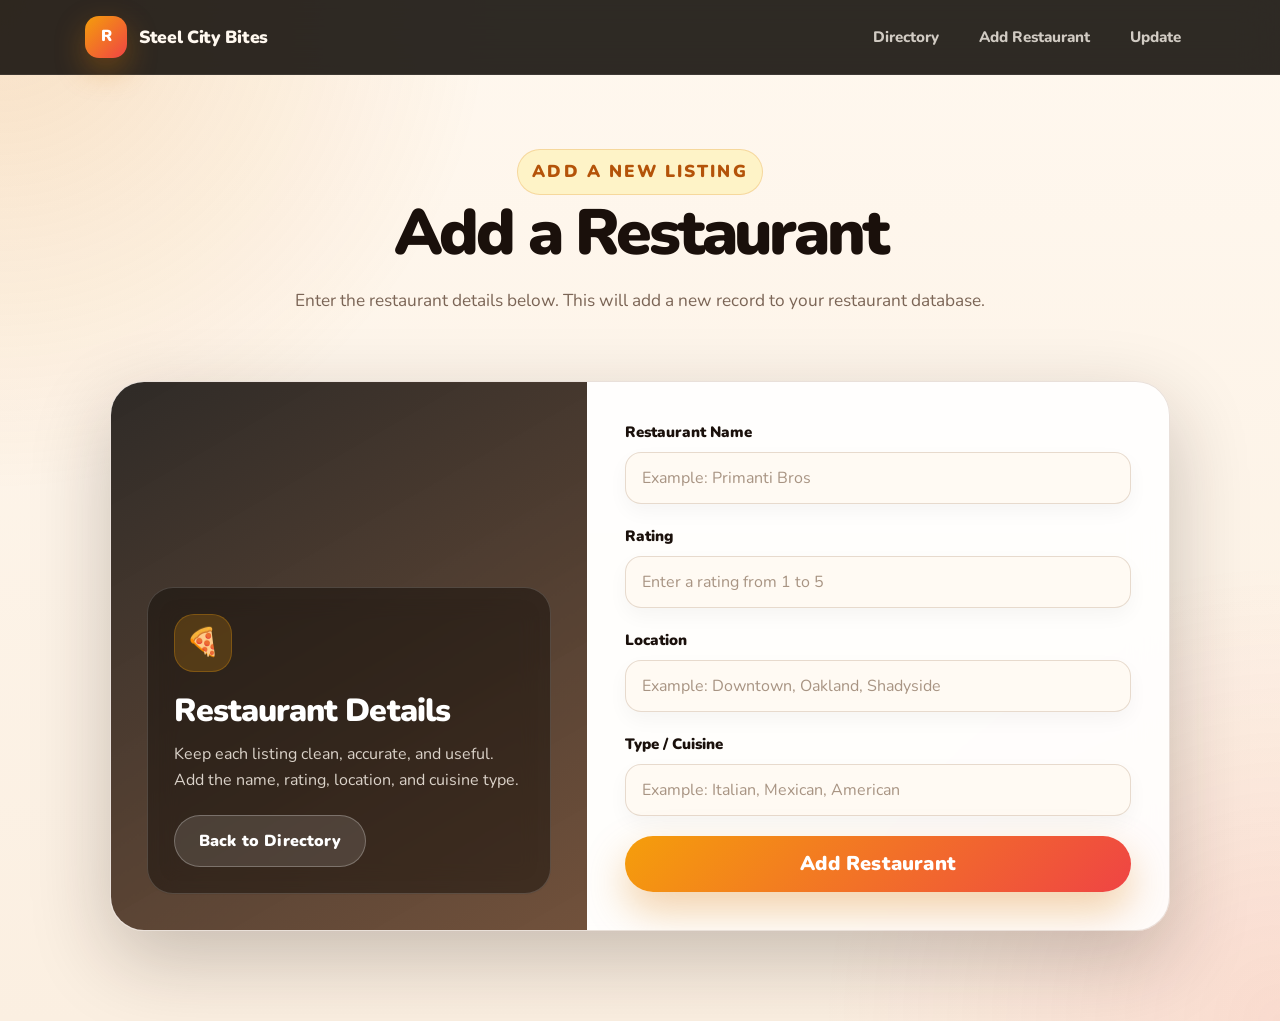
<file: RestaurantsAdd.html>
<!DOCTYPE html>
<html lang="en">
<head>
  <meta charset="UTF-8" />
  <meta name="viewport" content="width=device-width, initial-scale=1.0" />

  <title>Add Restaurant</title>

  <!-- Google Font -->
  <link href="https://fonts.googleapis.com/css?family=Nunito:400,600,700,800,900" rel="stylesheet" />

  <!-- Bootstrap -->
  <link rel="stylesheet" href="https://maxcdn.bootstrapcdn.com/bootstrap/4.5.2/css/bootstrap.min.css" />

  <!-- Custom CSS -->
  <link rel="stylesheet" href="./stylesheets/style.css" />
</head>

<body>
  <main class="site-page form-page">

    <!-- NAVBAR -->
    <nav class="restaurant-navbar">
      <div class="container nav-inner">
        <a href="index.html" class="brand">
          <span class="brand-mark">R</span>
          <span class="brand-text">Steel City Bites</span>
        </a>

        <div class="nav-links">
          <a href="index.html">Directory</a>
          <a href="RestaurantsAdd.html">Add Restaurant</a>
          <a href="RestaurantsUpdate.html">Update</a>
        </div>
      </div>
    </nav>

    <!-- FORM HERO -->
    <header class="form-hero">
      <div class="container">
        <div class="form-hero-content reveal">
          <p class="eyebrow">Add a new listing</p>
          <h1>Add a Restaurant</h1>
          <p>
            Enter the restaurant details below. This will add a new record to your restaurant database.
          </p>
        </div>
      </div>
    </header>

    <!-- FORM SECTION -->
    <section class="form-section">
      <div class="container">

        <div class="form-shell reveal delay-1">

          <div class="form-side">
            <div class="form-side-card">
              <span class="side-icon">🍕</span>
              <h2>Restaurant Details</h2>
              <p>
                Keep each listing clean, accurate, and useful. Add the name, rating,
                location, and cuisine type.
              </p>

              <button class="btn btn-outline-light-custom" onclick="window.location.href='index.html'" type="button">
                Back to Directory
              </button>
            </div>
          </div>

          <form class="form restaurant-form">

            <div class="form-group">
              <label for="restaurant_name">Restaurant Name</label>
              <input
                name="restaurant_name"
                id="restaurant_name"
                type="text"
                class="form-control"
                placeholder="Example: Primanti Bros"
                required
              />
            </div>

            <div class="form-group">
              <label for="rating">Rating</label>
              <input
                name="rating"
                id="rating"
                type="number"
                min="1"
                max="5"
                class="form-control"
                placeholder="Enter a rating from 1 to 5"
              />
            </div>

            <div class="form-group">
              <label for="location">Location</label>
              <input
                name="location"
                id="location"
                type="text"
                class="form-control"
                placeholder="Example: Downtown, Oakland, Shadyside"
              />
            </div>

            <div class="form-group">
              <label for="type">Type / Cuisine</label>
              <input
                name="type"
                id="type"
                type="text"
                class="form-control"
                placeholder="Example: Italian, Mexican, American"
              />
            </div>

            <button type="submit" class="btn btn-primary-custom btn-lg btn-block">
              Add Restaurant
            </button>

          </form>

        </div>

      </div>
    </section>

  </main>

  <!-- Scripts -->
  <script src="https://cdnjs.cloudflare.com/ajax/libs/jquery/3.2.1/jquery.min.js"></script>
  <script src="./js/jquery.toaster.js"></script>
  <script src="./js/postRestaurants.js"></script>

  <!-- Fade-in animation script -->
  <script>
    const revealElements = document.querySelectorAll(".reveal");

    const revealObserver = new IntersectionObserver(
      entries => {
        entries.forEach(entry => {
          if (entry.isIntersecting) {
            entry.target.classList.add("visible");
          }
        });
      },
      {
        threshold: 0.15
      }
    );

    revealElements.forEach(element => {
      revealObserver.observe(element);
    });
  </script>
</body>
</html>
</file>
<file: stylesheets/style.css>
:root {
  --bg-dark: #120d09;
  --bg-brown: #21150f;
  --bg-cream: #fff8ef;
  --bg-soft: #fbefe1;

  --surface: rgba(255, 255, 255, 0.92);
  --surface-dark: rgba(38, 23, 15, 0.92);

  --text-main: #2a1c13;
  --text-soft: #7b6556;
  --text-light: #fff8ef;

  --heading: #1a100b;

  --primary: #d97706;
  --primary-hover: #b45309;
  --primary-light: #fef3c7;

  --accent: #ef4444;
  --accent-dark: #991b1b;

  --green: #166534;
  --green-soft: #dcfce7;

  --border: rgba(120, 72, 38, 0.18);
  --border-light: rgba(255, 255, 255, 0.18);

  --shadow-sm: 0 10px 24px rgba(33, 21, 15, 0.10);
  --shadow-md: 0 20px 50px rgba(33, 21, 15, 0.16);
  --shadow-lg: 0 28px 80px rgba(33, 21, 15, 0.24);

  --radius-sm: 12px;
  --radius-md: 18px;
  --radius-lg: 28px;

  --transition-fast: 0.2s ease;
  --transition-smooth: 0.35s ease;
}

/* =========================================================
   GLOBAL
========================================================= */

* {
  box-sizing: border-box;
}

html {
  scroll-behavior: smooth;
}

body {
  margin: 0;
  padding: 0;
  font-family: 'Nunito', sans-serif;
  color: var(--text-main);
  background:
    radial-gradient(circle at top left, rgba(217, 119, 6, 0.16), transparent 28%),
    radial-gradient(circle at top right, rgba(239, 68, 68, 0.12), transparent 30%),
    linear-gradient(180deg, var(--bg-cream) 0%, var(--bg-soft) 100%);
  min-height: 100vh;
  line-height: 1.6;
}

button,
input,
select,
textarea {
  font-family: 'Nunito', sans-serif;
}

a {
  color: inherit;
  text-decoration: none;
}

a:hover {
  text-decoration: none;
}

.site-page {
  min-height: 100vh;
  overflow-x: hidden;
}

/* =========================================================
   NAVBAR
========================================================= */

.restaurant-navbar {
  position: sticky;
  top: 0;
  z-index: 50;
  background: rgba(18, 13, 9, 0.88);
  backdrop-filter: blur(18px);
  -webkit-backdrop-filter: blur(18px);
  border-bottom: 1px solid rgba(255, 255, 255, 0.08);
}

.nav-inner {
  min-height: 74px;
  display: flex;
  align-items: center;
  justify-content: space-between;
  gap: 24px;
}

.brand {
  display: inline-flex;
  align-items: center;
  gap: 12px;
  color: var(--text-light);
  font-weight: 900;
  letter-spacing: -0.02em;
}

.brand:hover {
  color: #ffffff;
}

.brand-mark {
  width: 42px;
  height: 42px;
  border-radius: 14px;
  display: inline-flex;
  align-items: center;
  justify-content: center;
  background:
    linear-gradient(135deg, #f59e0b, #ef4444);
  color: white;
  font-weight: 900;
  box-shadow: 0 12px 30px rgba(217, 119, 6, 0.35);
}

.brand-text {
  font-size: 1.1rem;
}

.nav-links {
  display: flex;
  align-items: center;
  gap: 12px;
}

.nav-links a {
  color: rgba(255, 248, 239, 0.78);
  font-weight: 800;
  font-size: 0.95rem;
  padding: 10px 14px;
  border-radius: 999px;
  transition:
    background var(--transition-fast),
    color var(--transition-fast),
    transform var(--transition-fast);
}

.nav-links a:hover {
  color: #ffffff;
  background: rgba(255, 255, 255, 0.10);
  transform: translateY(-1px);
}

/* =========================================================
   HERO
========================================================= */

.hero-section {
  position: relative;
  min-height: 620px;
  display: flex;
  align-items: center;
  background:
    linear-gradient(120deg, rgba(18, 13, 9, 0.90), rgba(61, 34, 18, 0.72)),
    url("https://images.unsplash.com/photo-1517248135467-4c7edcad34c4?auto=format&fit=crop&w=1800&q=80");
  background-size: cover;
  background-position: center;
  overflow: hidden;
}

.hero-section::before {
  content: "";
  position: absolute;
  inset: 0;
  background:
    radial-gradient(circle at 20% 20%, rgba(245, 158, 11, 0.26), transparent 28%),
    radial-gradient(circle at 80% 65%, rgba(239, 68, 68, 0.20), transparent 26%);
  pointer-events: none;
}

.hero-overlay {
  position: absolute;
  inset: 0;
  background:
    linear-gradient(180deg, rgba(18, 13, 9, 0.12), rgba(18, 13, 9, 0.75));
}

.hero-content {
  position: relative;
  z-index: 2;
  max-width: 800px;
  padding: 90px 0;
}

.hero-badge,
.eyebrow {
  display: inline-flex;
  align-items: center;
  width: fit-content;
  padding: 8px 14px;
  border-radius: 999px;
  background: rgba(245, 158, 11, 0.16);
  color: #fbbf24;
  border: 1px solid rgba(245, 158, 11, 0.30);
  font-size: 0.82rem;
  font-weight: 900;
  text-transform: uppercase;
  letter-spacing: 0.12em;
  margin-bottom: 18px;
}

.hero-title {
  color: #ffffff;
  font-weight: 900;
  line-height: 1.04;
  letter-spacing: -0.05em;
  font-size: clamp(2.7rem, 7vw, 5.8rem);
  margin-bottom: 24px;
}

.hero-subtitle {
  color: rgba(255, 248, 239, 0.82);
  font-size: clamp(1.05rem, 2vw, 1.28rem);
  max-width: 680px;
  margin-bottom: 34px;
}

.hero-actions {
  display: flex;
  align-items: center;
  flex-wrap: wrap;
  gap: 16px;
}

/* =========================================================
   BUTTONS
========================================================= */

.btn {
  border-radius: 999px !important;
  font-weight: 900 !important;
  letter-spacing: 0.01em;
  padding: 13px 24px !important;
  border: none !important;
  position: relative;
  overflow: hidden;
  transition:
    transform var(--transition-fast),
    box-shadow var(--transition-fast),
    background var(--transition-fast),
    color var(--transition-fast) !important;
}

.btn::before {
  content: "";
  position: absolute;
  top: 0;
  left: -140%;
  width: 120%;
  height: 100%;
  background: linear-gradient(
    120deg,
    transparent 0%,
    rgba(255, 255, 255, 0.35) 48%,
    transparent 100%
  );
  transition: left 0.7s ease;
}

.btn:hover::before {
  left: 140%;
}

.btn:hover {
  transform: translateY(-3px);
}

.btn:active {
  transform: translateY(0) scale(0.98);
}

.btn-primary-custom {
  background: linear-gradient(135deg, #f59e0b, #ef4444) !important;
  color: #ffffff !important;
  box-shadow: 0 18px 40px rgba(217, 119, 6, 0.34);
}

.btn-primary-custom:hover {
  background: linear-gradient(135deg, #d97706, #dc2626) !important;
  color: #ffffff !important;
  box-shadow: 0 24px 54px rgba(217, 119, 6, 0.42);
}

.btn-outline-custom {
  background: rgba(255, 255, 255, 0.10) !important;
  color: #ffffff !important;
  border: 1px solid rgba(255, 255, 255, 0.28) !important;
  backdrop-filter: blur(10px);
  -webkit-backdrop-filter: blur(10px);
}

.btn-outline-custom:hover {
  background: rgba(255, 255, 255, 0.18) !important;
  color: #ffffff !important;
  box-shadow: 0 18px 44px rgba(0, 0, 0, 0.22);
}

.btn-outline-light-custom {
  background: rgba(255, 255, 255, 0.12) !important;
  color: #ffffff !important;
  border: 1px solid rgba(255, 255, 255, 0.26) !important;
  box-shadow: none !important;
}

.btn-outline-light-custom:hover {
  background: rgba(255, 255, 255, 0.20) !important;
  color: #ffffff !important;
}

/* =========================================================
   FEATURE SECTION
========================================================= */

.feature-section {
  padding: 72px 0 36px;
  margin-top: -80px;
  position: relative;
  z-index: 5;
}

.feature-card {
  height: 100%;
  background: var(--surface);
  border: 1px solid rgba(120, 72, 38, 0.14);
  border-radius: var(--radius-lg);
  padding: 30px;
  box-shadow: var(--shadow-md);
  backdrop-filter: blur(16px);
  -webkit-backdrop-filter: blur(16px);
  transition:
    transform var(--transition-smooth),
    box-shadow var(--transition-smooth),
    border-color var(--transition-smooth);
}

.feature-card:hover {
  transform: translateY(-8px);
  box-shadow: var(--shadow-lg);
  border-color: rgba(217, 119, 6, 0.34);
}

.feature-icon {
  width: 58px;
  height: 58px;
  border-radius: 20px;
  background: var(--primary-light);
  display: flex;
  align-items: center;
  justify-content: center;
  font-size: 1.7rem;
  margin-bottom: 22px;
}

.feature-card h3 {
  font-weight: 900;
  color: var(--heading);
  font-size: 1.25rem;
  margin-bottom: 10px;
}

.feature-card p {
  color: var(--text-soft);
  margin: 0;
}

/* =========================================================
   DIRECTORY / TABLE
========================================================= */

.directory-section {
  padding: 40px 0 90px;
}

.table-panel {
  background: rgba(255, 255, 255, 0.90);
  border: 1px solid rgba(120, 72, 38, 0.16);
  border-radius: 32px;
  padding: 28px;
  box-shadow: var(--shadow-lg);
  backdrop-filter: blur(16px);
  -webkit-backdrop-filter: blur(16px);
  overflow: hidden;
}

.section-heading {
  display: flex;
  align-items: flex-start;
  justify-content: space-between;
  gap: 22px;
  margin-bottom: 24px;
}

.section-heading .eyebrow {
  color: var(--primary-hover);
  background: var(--primary-light);
  border-color: rgba(217, 119, 6, 0.22);
  margin-bottom: 12px;
}

.section-heading h2 {
  font-size: clamp(1.7rem, 3vw, 2.4rem);
  color: var(--heading);
  font-weight: 900;
  letter-spacing: -0.03em;
  margin-bottom: 6px;
}

.section-heading p {
  color: var(--text-soft);
  margin: 0;
}

.section-pill {
  white-space: nowrap;
  padding: 10px 16px;
  border-radius: 999px;
  background: var(--green-soft);
  color: var(--green);
  font-weight: 900;
  font-size: 0.88rem;
}

/* =========================================================
   GRID.JS CUSTOM STYLE
========================================================= */

#table {
  width: 100%;
}

.gridjs-container {
  font-family: 'Nunito', sans-serif !important;
  color: var(--text-main) !important;
}

.gridjs-wrapper {
  border-radius: 22px !important;
  border: 1px solid rgba(120, 72, 38, 0.16) !important;
  overflow: hidden !important;
  box-shadow: inset 0 1px 0 rgba(255, 255, 255, 0.45) !important;
}

.gridjs-search {
  margin-bottom: 18px !important;
}

.gridjs-search-input {
  border-radius: 999px !important;
  border: 1px solid rgba(120, 72, 38, 0.18) !important;
  padding: 13px 18px !important;
  background: #fffaf3 !important;
  color: var(--text-main) !important;
  box-shadow: 0 8px 20px rgba(33, 21, 15, 0.06) !important;
  transition:
    border-color var(--transition-fast),
    box-shadow var(--transition-fast),
    transform var(--transition-fast) !important;
}

.gridjs-search-input:focus {
  border-color: rgba(217, 119, 6, 0.45) !important;
  box-shadow: 0 0 0 4px rgba(217, 119, 6, 0.14) !important;
  transform: translateY(-1px);
  outline: none !important;
}

.gridjs-table {
  width: 100% !important;
  border-collapse: collapse !important;
}

.gridjs-th {
  background: linear-gradient(180deg, #fff8ef, #fbe7cc) !important;
  color: #2a1c13 !important;
  font-weight: 900 !important;
  border-bottom: 1px solid rgba(120, 72, 38, 0.18) !important;
  padding: 15px 16px !important;
}

.gridjs-td {
  padding: 15px 16px !important;
  color: var(--text-main) !important;
  background: rgba(255, 255, 255, 0.78) !important;
  border-bottom: 1px solid rgba(120, 72, 38, 0.10) !important;
}

.gridjs-tr {
  transition: background var(--transition-fast);
}

.gridjs-tr:hover .gridjs-td {
  background: #fff8ef !important;
}

.gridjs-footer {
  border-top: 1px solid rgba(120, 72, 38, 0.14) !important;
  background: #fffaf3 !important;
  padding: 14px !important;
}

.gridjs-pagination .gridjs-pages button {
  border-radius: 12px !important;
  border: 1px solid rgba(120, 72, 38, 0.16) !important;
  background: #ffffff !important;
  color: var(--text-main) !important;
  font-weight: 800 !important;
  transition:
    background var(--transition-fast),
    color var(--transition-fast),
    transform var(--transition-fast),
    box-shadow var(--transition-fast) !important;
}

.gridjs-pagination .gridjs-pages button:hover {
  background: var(--primary-light) !important;
  color: var(--primary-hover) !important;
  transform: translateY(-1px);
}

.gridjs-pagination .gridjs-pages button.gridjs-currentPage {
  background: linear-gradient(135deg, #f59e0b, #ef4444) !important;
  color: #ffffff !important;
  border-color: transparent !important;
  box-shadow: 0 10px 22px rgba(217, 119, 6, 0.24) !important;
}

/* =========================================================
   FORM PAGES
========================================================= */

.form-page {
  background:
    radial-gradient(circle at top left, rgba(217, 119, 6, 0.18), transparent 30%),
    radial-gradient(circle at bottom right, rgba(239, 68, 68, 0.12), transparent 28%),
    linear-gradient(180deg, var(--bg-cream), var(--bg-soft));
}

.form-hero {
  padding: 74px 0 36px;
}

.form-hero-content {
  text-align: center;
  max-width: 760px;
  margin: 0 auto;
}

.form-hero-content .eyebrow {
  color: var(--primary-hover);
  background: var(--primary-light);
  border-color: rgba(217, 119, 6, 0.22);
}

.form-hero h1 {
  color: var(--heading);
  font-weight: 900;
  letter-spacing: -0.05em;
  font-size: clamp(2.4rem, 5vw, 4.5rem);
  margin-bottom: 16px;
}

.form-hero p {
  color: var(--text-soft);
  font-size: 1.08rem;
  margin: 0;
}

.form-section {
  padding: 30px 0 90px;
}

.form-shell {
  max-width: 1060px;
  margin: 0 auto;
  display: grid;
  grid-template-columns: 0.9fr 1.1fr;
  background: rgba(255, 255, 255, 0.88);
  border: 1px solid rgba(120, 72, 38, 0.16);
  border-radius: 34px;
  overflow: hidden;
  box-shadow: var(--shadow-lg);
  backdrop-filter: blur(18px);
  -webkit-backdrop-filter: blur(18px);
}

.form-side {
  min-height: 100%;
  background:
    linear-gradient(150deg, rgba(18, 13, 9, 0.88), rgba(86, 48, 22, 0.84)),
    url("https://images.unsplash.com/photo-1559339352-11d035aa65de?auto=format&fit=crop&w=1200&q=80");
  background-size: cover;
  background-position: center;
  padding: 36px;
  display: flex;
  align-items: flex-end;
  color: #ffffff;
}

.update-side {
  background:
    linear-gradient(150deg, rgba(18, 13, 9, 0.88), rgba(86, 48, 22, 0.84)),
    url("https://images.unsplash.com/photo-1555396273-367ea4eb4db5?auto=format&fit=crop&w=1200&q=80");
  background-size: cover;
  background-position: center;
}

.form-side-card {
  width: 100%;
  background: rgba(18, 13, 9, 0.48);
  border: 1px solid rgba(255, 255, 255, 0.16);
  border-radius: 26px;
  padding: 26px;
  backdrop-filter: blur(14px);
  -webkit-backdrop-filter: blur(14px);
}

.side-icon {
  width: 58px;
  height: 58px;
  border-radius: 20px;
  display: flex;
  align-items: center;
  justify-content: center;
  background: rgba(245, 158, 11, 0.20);
  border: 1px solid rgba(245, 158, 11, 0.28);
  font-size: 1.7rem;
  margin-bottom: 20px;
}

.form-side h2 {
  font-weight: 900;
  letter-spacing: -0.03em;
  margin-bottom: 12px;
}

.form-side p {
  color: rgba(255, 248, 239, 0.82);
  margin-bottom: 22px;
}

.restaurant-form {
  padding: 38px;
}

.form-group {
  margin-bottom: 1.25rem;
}

label {
  color: var(--heading);
  font-weight: 900;
  font-size: 0.94rem;
  margin-bottom: 8px;
}

.form-control,
input,
select,
textarea {
  width: 100%;
  border-radius: 16px !important;
  border: 1px solid rgba(120, 72, 38, 0.18) !important;
  background: #fffaf3 !important;
  color: var(--text-main) !important;
  padding: 14px 16px !important;
  min-height: 52px;
  outline: none !important;
  box-shadow: 0 8px 20px rgba(33, 21, 15, 0.04) !important;
  transition:
    border-color var(--transition-fast),
    box-shadow var(--transition-fast),
    transform var(--transition-fast),
    background var(--transition-fast) !important;
}

.form-control::placeholder,
input::placeholder,
textarea::placeholder {
  color: #a89483;
}

.form-control:focus,
input:focus,
select:focus,
textarea:focus {
  border-color: rgba(217, 119, 6, 0.55) !important;
  box-shadow: 0 0 0 4px rgba(217, 119, 6, 0.14) !important;
  background: #ffffff !important;
  transform: translateY(-1px);
}

.btn-block {
  min-height: 56px;
  margin-top: 8px;
}

/* =========================================================
   TOAST / ALERT SUPPORT
========================================================= */

.toaster {
  top: 18px !important;
  right: 18px !important;
  z-index: 9999 !important;
}

.alert {
  border: none !important;
  border-radius: 18px !important;
  box-shadow: var(--shadow-md) !important;
  padding: 16px 18px !important;
  font-weight: 800;
}

.alert-success {
  background: linear-gradient(135deg, #dcfce7, #bbf7d0) !important;
  color: #166534 !important;
}

.alert-danger {
  background: linear-gradient(135deg, #fee2e2, #fecaca) !important;
  color: #991b1b !important;
}

.alert-warning {
  background: linear-gradient(135deg, #fef3c7, #fde68a) !important;
  color: #92400e !important;
}

.alert-info {
  background: linear-gradient(135deg, #ffedd5, #fed7aa) !important;
  color: #9a3412 !important;
}

/* =========================================================
   ANIMATIONS
========================================================= */

.reveal {
  opacity: 0;
  transform: translateY(28px);
  transition:
    opacity 0.8s ease,
    transform 0.8s ease;
}

.reveal.visible {
  opacity: 1;
  transform: translateY(0);
}

.delay-1 {
  transition-delay: 0.12s;
}

.delay-2 {
  transition-delay: 0.24s;
}

@keyframes floatSoft {
  0% {
    transform: translateY(0);
  }

  50% {
    transform: translateY(-8px);
  }

  100% {
    transform: translateY(0);
  }
}

/* =========================================================
   RESPONSIVE
========================================================= */

@media (max-width: 991px) {
  .hero-section {
    min-height: 560px;
  }

  .feature-section {
    margin-top: -54px;
  }

  .form-shell {
    grid-template-columns: 1fr;
  }

  .form-side {
    min-height: 360px;
  }

  .section-heading {
    flex-direction: column;
  }

  .section-pill {
    white-space: normal;
  }
}

@media (max-width: 767px) {
  .nav-inner {
    min-height: auto;
    padding-top: 16px;
    padding-bottom: 16px;
    align-items: flex-start;
    flex-direction: column;
  }

  .nav-links {
    width: 100%;
    overflow-x: auto;
    padding-bottom: 4px;
  }

  .nav-links a {
    white-space: nowrap;
  }

  .hero-section {
    min-height: 620px;
  }

  .hero-content {
    padding: 78px 0;
  }

  .hero-actions {
    width: 100%;
    display: grid;
    grid-template-columns: 1fr;
  }

  .hero-actions .btn {
    width: 100%;
  }

  .feature-section {
    padding-top: 52px;
  }

  .table-panel {
    padding: 20px;
    border-radius: 24px;
  }

  .restaurant-form {
    padding: 26px 20px;
  }

  .form-side {
    padding: 22px;
  }

  .form-side-card {
    padding: 22px;
  }

  .form-hero {
    padding-top: 52px;
  }

  .btn {
    width: 100%;
  }

  .gridjs-search {
    width: 100%;
  }

  .gridjs-search-input {
    width: 100% !important;
  }
}

@media (max-width: 480px) {
  .brand-text {
    font-size: 1rem;
  }

  .hero-title {
    font-size: 2.55rem;
  }

  .hero-subtitle {
    font-size: 1rem;
  }

  .feature-card {
    padding: 24px;
  }

  .form-hero h1 {
    font-size: 2.4rem;
  }
}
</file>
